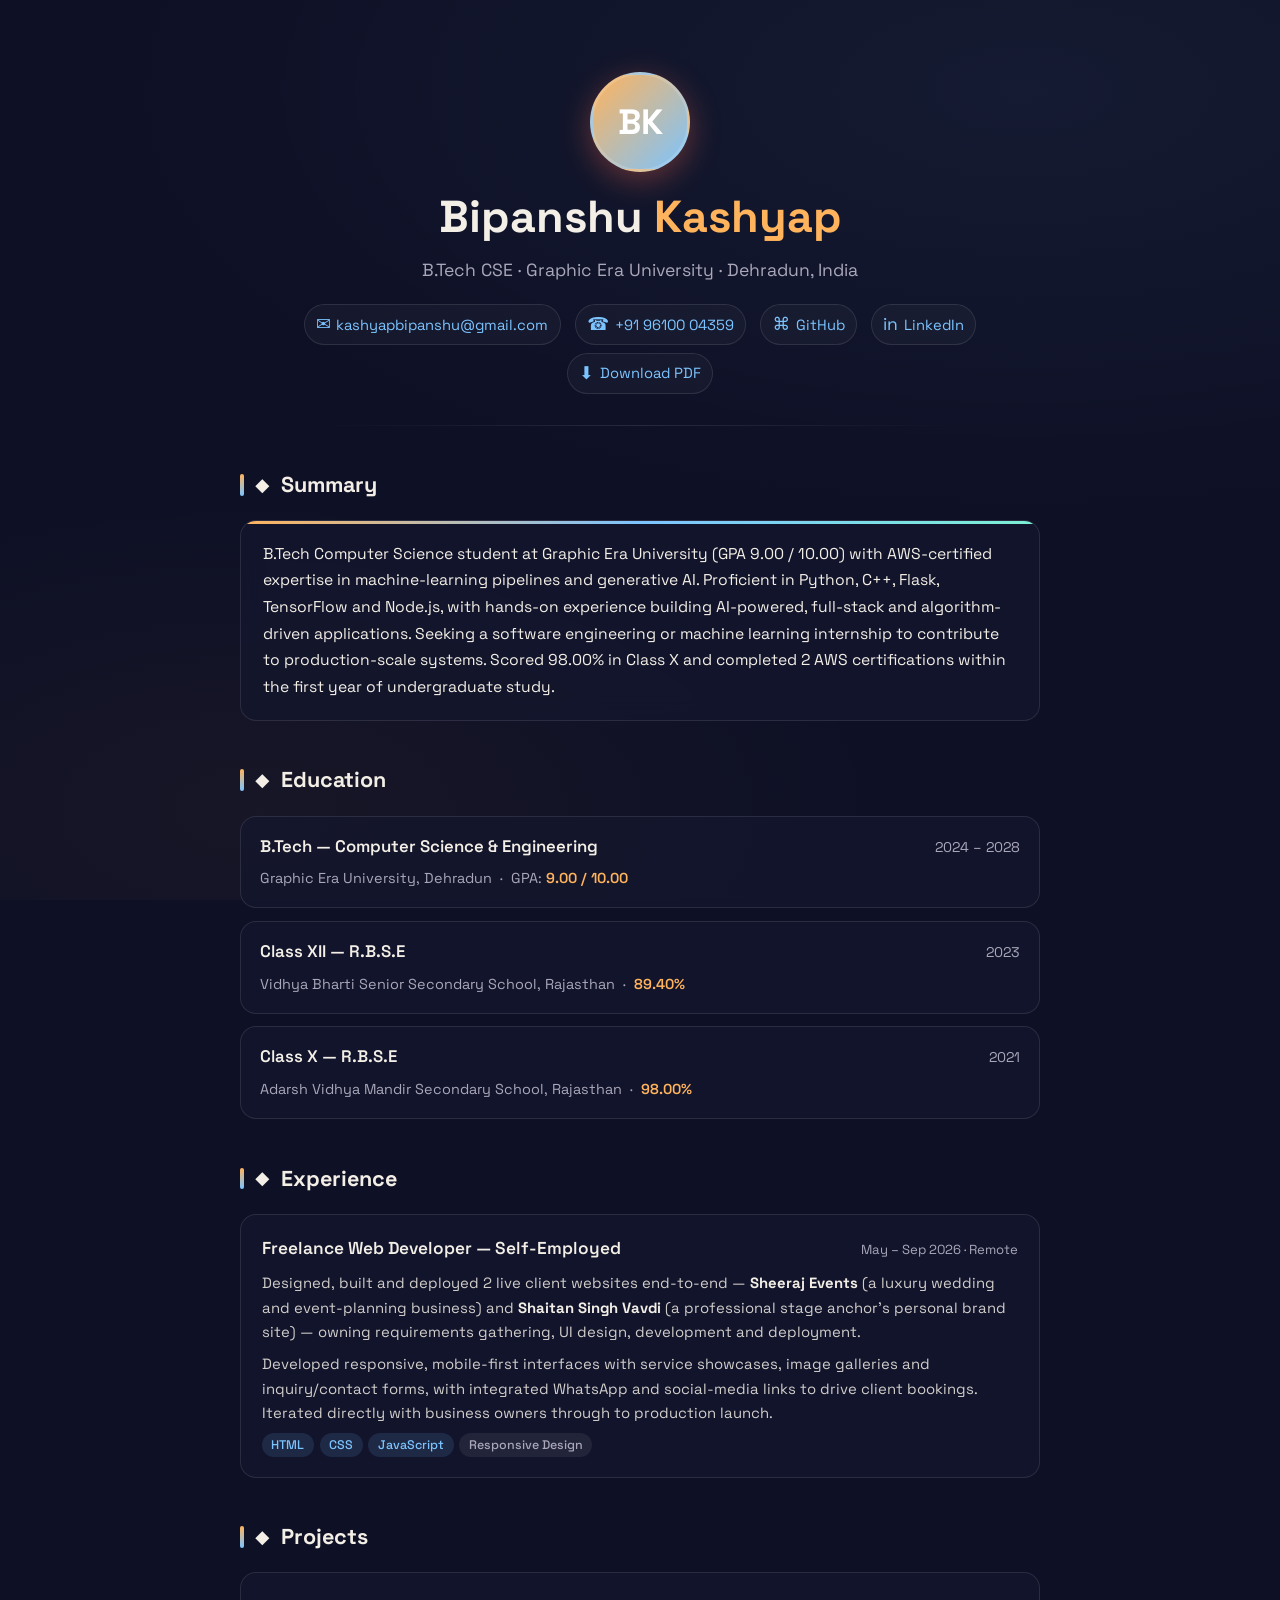
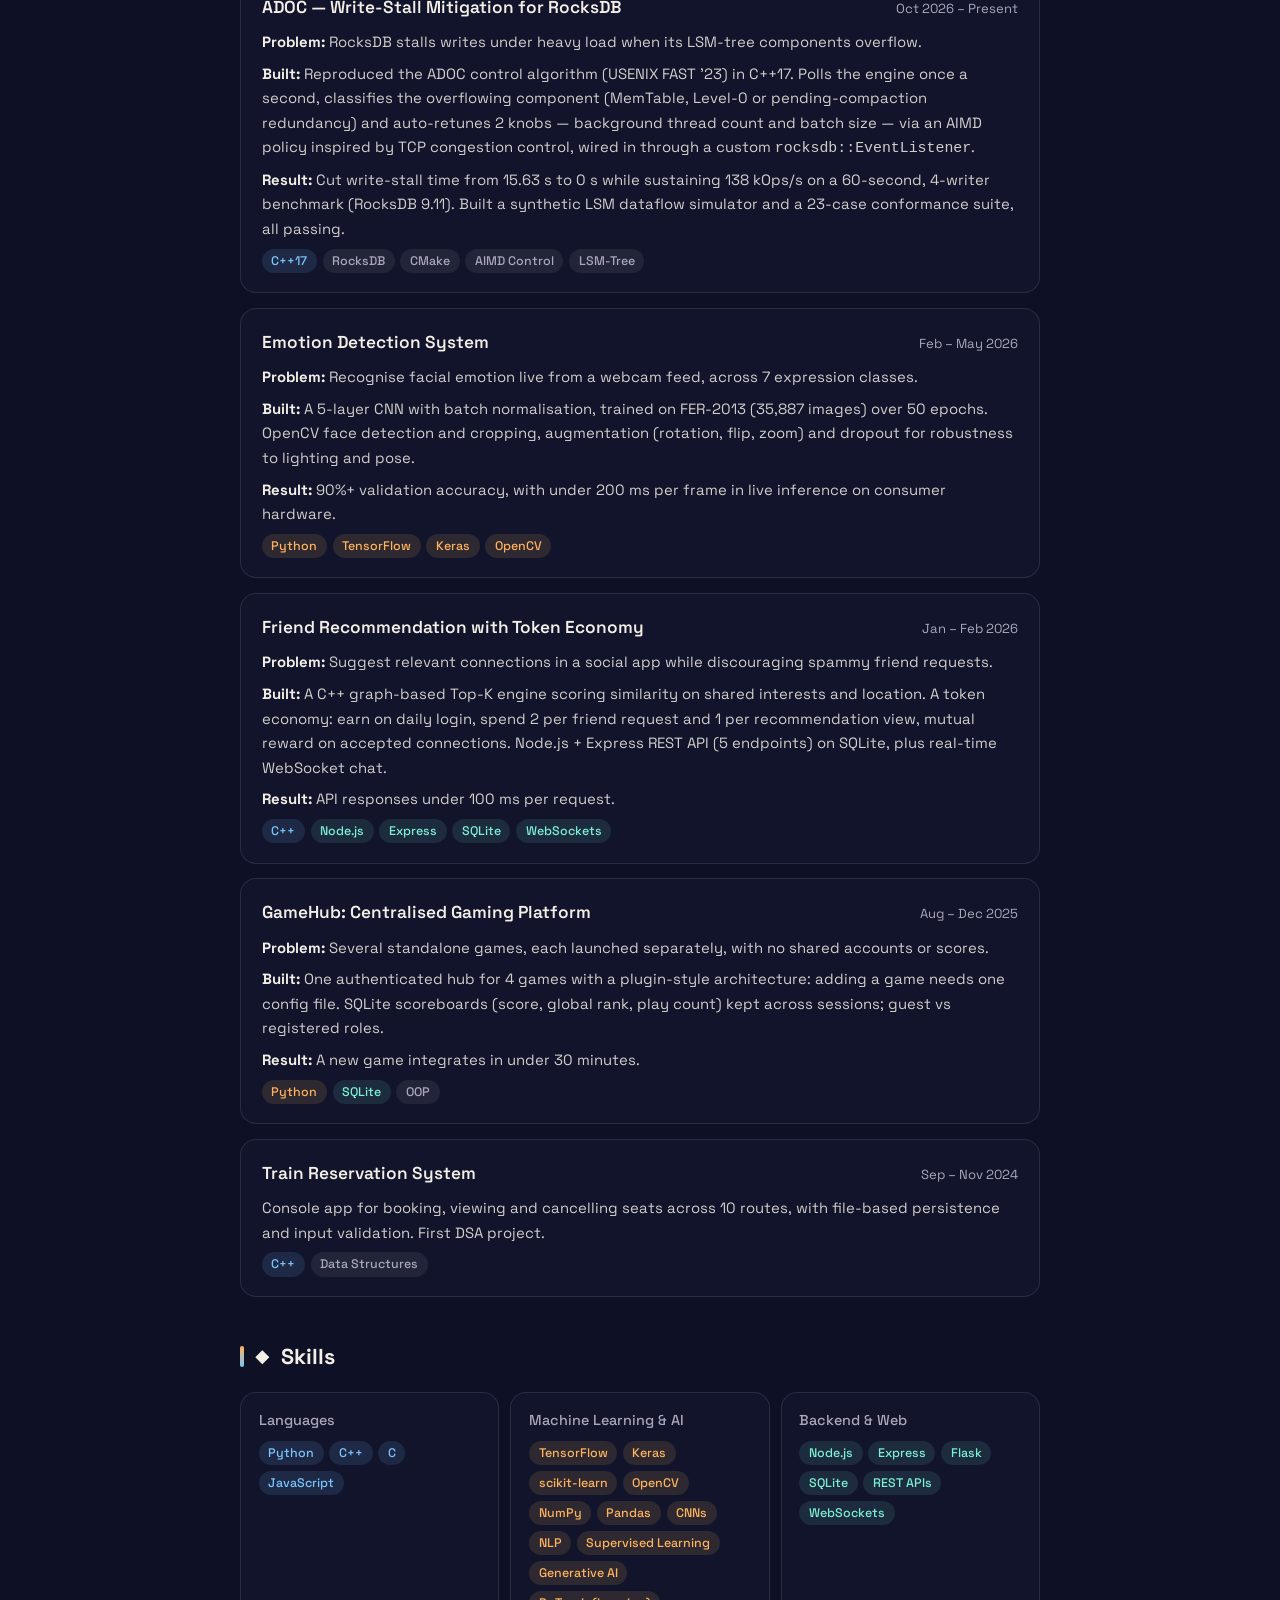
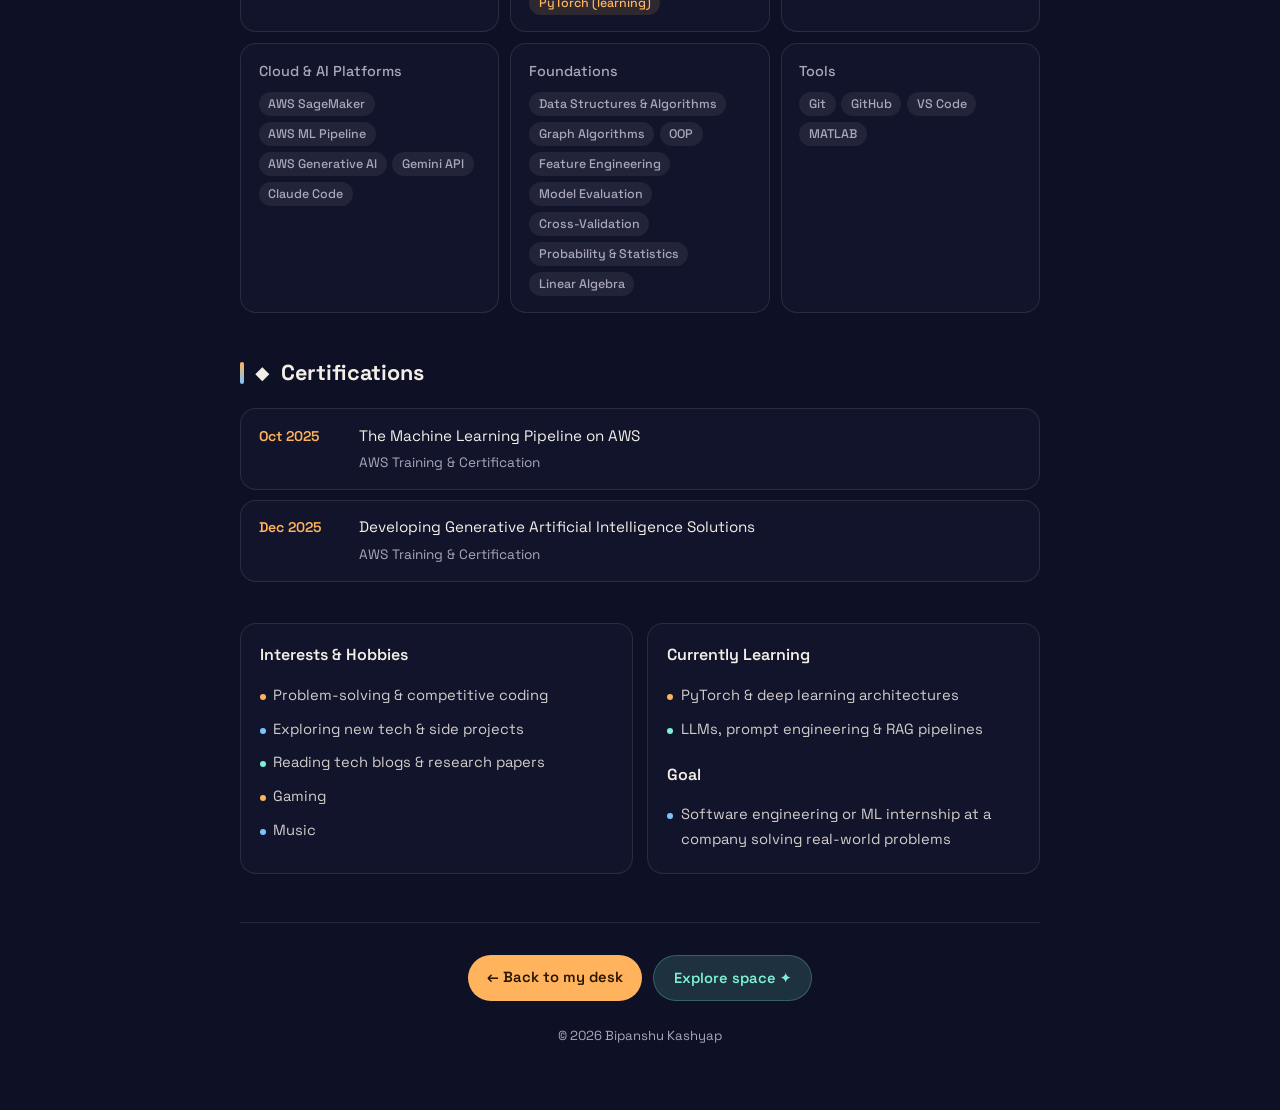
<file: resume.html>
<!doctype html>
<html lang="en">
<head>
  <meta charset="utf-8">
  <meta name="viewport" content="width=device-width, initial-scale=1">
  <title>Bipanshu Kashyap — Resume</title>
  <meta name="description" content="Resume of Bipanshu Kashyap: B.Tech CSE student at Graphic Era University specialising in machine learning and full-stack development.">
  <link rel="icon" href="data:image/svg+xml,<svg xmlns='http://www.w3.org/2000/svg' viewBox='0 0 32 32'><rect x='3' y='7' width='26' height='16' rx='2' fill='%23ffb35c'/><rect x='1' y='24' width='30' height='3' rx='1' fill='%23f3efe6'/></svg>">
  <link rel="preconnect" href="https://fonts.googleapis.com">
  <link rel="preconnect" href="https://fonts.gstatic.com" crossorigin>
  <link href="https://fonts.googleapis.com/css2?family=Space+Grotesk:wght@400;500;600;700&display=swap" rel="stylesheet">
  <style>
    /* ============================================================
       Tokens — same palette as the portfolio
       ============================================================ */
    :root {
      --bg:       #0e1025;
      --bg-card:  rgba(20, 23, 46, 0.72);
      --ink:      #f3efe6;
      --muted:    #aaa7ba;
      --accent:   #ffb35c;
      --accent-2: #7cc4ff;
      --accent-3: #7cf0d4;
      --line:     rgba(255, 255, 255, 0.10);
      --line-br:  rgba(255, 255, 255, 0.06);
      --radius:   16px;
    }

    /* ============================================================
       Reset + body
       ============================================================ */
    *, *::before, *::after { box-sizing: border-box; margin: 0; padding: 0; }

    html { scroll-behavior: smooth; }

    body {
      background: var(--bg);
      background-image:
        radial-gradient(ellipse 120% 80% at 80% 10%, rgba(124,196,255,.06) 0%, transparent 60%),
        radial-gradient(ellipse 100% 70% at 20% 90%, rgba(255,179,92,.04) 0%, transparent 50%);
      background-attachment: fixed;
      color: var(--ink);
      font: 400 1rem/1.65 "Space Grotesk", system-ui, sans-serif;
      -webkit-font-smoothing: antialiased;
    }

    /* ============================================================
       Layout
       ============================================================ */
    .page {
      max-width: 880px;
      margin: 0 auto;
      padding: 2rem clamp(1.2rem, 4vw, 2.5rem) 4rem;
    }

    /* ============================================================
       Header / hero
       ============================================================ */
    .hero {
      text-align: center;
      padding: 2.5rem 1rem 2rem;
      position: relative;
      margin-bottom: 2rem;
    }
    .hero::after {
      content: "";
      position: absolute;
      bottom: 0; left: 10%; right: 10%;
      height: 1px;
      background: linear-gradient(90deg, transparent, var(--line), transparent);
    }

    .avatar {
      width: 100px;
      height: 100px;
      border-radius: 50%;
      background: linear-gradient(135deg, var(--accent), var(--accent-2));
      display: flex;
      align-items: center;
      justify-content: center;
      font-size: 2.2rem;
      font-weight: 700;
      color: #fff;
      margin: 0 auto 1.2rem;
      box-shadow: 0 8px 30px rgba(255,107,74,0.35);
      border: 3px solid rgba(255,255,255,0.15);
      animation: float 4s ease-in-out infinite;
    }

    @keyframes float {
      0%, 100% { transform: translateY(0); }
      50% { transform: translateY(-8px); }
    }

    .hero h1 {
      font-size: clamp(2rem, 5vw, 2.8rem);
      font-weight: 700;
      line-height: 1.15;
      margin-bottom: .3em;
    }
    .hero h1 span { color: var(--accent); }

    .hero .tagline {
      font-size: 1.1rem;
      color: var(--muted);
      max-width: 540px;
      margin: 0 auto .8rem;
    }

    .contact-row {
      display: flex;
      flex-wrap: wrap;
      justify-content: center;
      gap: .5rem .9rem;
      margin-top: 1.2rem;
    }
    .contact-row a {
      display: inline-flex; align-items: center; gap: .35rem;
      color: var(--accent-2);
      text-decoration: none;
      font-size: .92rem;
      padding: .3rem .7rem;
      border-radius: 999px;
      border: 1px solid var(--line);
      background: rgba(255,255,255,.03);
      transition: border-color .25s, background .25s, transform .25s;
    }
    .contact-row a:hover {
      border-color: var(--accent-2);
      background: rgba(124,196,255,.08);
      transform: translateY(-1px);
    }
    .contact-row .icon { font-size: 1.1rem; }

    /* ============================================================
       Section titles
       ============================================================ */
    .section-title {
      display: flex;
      align-items: center;
      gap: .7rem;
      font-size: 1.35rem;
      font-weight: 700;
      margin: 2.6rem 0 1.1rem;
      color: var(--ink);
    }
    .section-title::before {
      content: "";
      width: 4px; height: 1.35rem;
      border-radius: 2px;
      background: linear-gradient(180deg, var(--accent), var(--accent-2));
      flex: none;
    }
    .section-title .emoji { font-size: 1.15rem; }

    /* ============================================================
       Summary card
       ============================================================ */
    .summary {
      padding: 1.2rem 1.4rem;
      border-radius: var(--radius);
      background: var(--bg-card);
      border: 1px solid var(--line);
      backdrop-filter: blur(10px);
      color: var(--ink);
      font-size: .98rem;
      line-height: 1.7;
      position: relative;
      overflow: hidden;
    }
    .summary::before {
      content: "";
      position: absolute;
      top: 0; left: 0; right: 0;
      height: 3px;
      background: linear-gradient(90deg, var(--accent), var(--accent-2), var(--accent-3));
    }

    /* ============================================================
       Education
       ============================================================ */
    .edu-grid {
      display: grid;
      gap: .8rem;
    }
    .edu-card {
      display: flex;
      justify-content: space-between;
      align-items: baseline;
      flex-wrap: wrap;
      gap: .3rem 1.2rem;
      padding: 1rem 1.2rem;
      border-radius: var(--radius);
      background: var(--bg-card);
      border: 1px solid var(--line);
    }
    .edu-card h3 {
      font-size: 1.05rem;
      font-weight: 600;
      margin: 0;
    }
    .edu-card .meta {
      color: var(--muted);
      font-size: .88rem;
    }
    .edu-card .detail {
      width: 100%;
      color: var(--muted);
      font-size: .9rem;
      margin-top: .15rem;
    }
    .edu-card .highlight {
      color: var(--accent);
      font-weight: 600;
    }

    /* ============================================================
       Projects
       ============================================================ */
    .project-grid {
      display: grid;
      gap: .9rem;
    }
    .project-card {
      padding: 1.2rem 1.3rem;
      border-radius: var(--radius);
      background: var(--bg-card);
      border: 1px solid var(--line);
      transition: border-color .3s, transform .3s;
    }
    .project-card:hover {
      border-color: rgba(255,179,92,.3);
      transform: translateY(-2px);
    }
    .project-card header {
      display: flex;
      justify-content: space-between;
      align-items: baseline;
      flex-wrap: wrap;
      gap: .2rem .8rem;
      margin-bottom: .55rem;
    }
    .project-card h3 {
      font-size: 1.08rem;
      font-weight: 600;
      margin: 0;
    }
    .project-card .date {
      color: var(--muted);
      font-size: .82rem;
    }
    .project-card p {
      font-size: .93rem;
      margin-bottom: .45rem;
      color: rgba(243,239,230,.85);
    }
    .project-card p strong {
      color: var(--ink);
    }

    /* ============================================================
       Tags
       ============================================================ */
    .tags {
      display: flex;
      flex-wrap: wrap;
      gap: .35rem;
      margin-top: .4rem;
    }
    .tags span {
      padding: .12rem .6rem;
      border-radius: 999px;
      font-size: .78rem;
      font-weight: 500;
    }
    .tags .lang    { background: rgba(124,196,255,.12); color: var(--accent-2); }
    .tags .ml      { background: rgba(255,179,92,.12);  color: var(--accent); }
    .tags .backend { background: rgba(124,240,212,.10); color: var(--accent-3); }
    .tags .tool    { background: rgba(255,255,255,.07); color: var(--muted); }

    /* ============================================================
       Skills
       ============================================================ */
    .skill-grid {
      display: grid;
      grid-template-columns: repeat(auto-fit, minmax(220px, 1fr));
      gap: .7rem;
    }
    .skill-card {
      padding: 1rem 1.1rem;
      border-radius: var(--radius);
      background: var(--bg-card);
      border: 1px solid var(--line);
    }
    .skill-card h3 {
      font-size: .9rem;
      font-weight: 500;
      color: var(--muted);
      margin-bottom: .5rem;
    }

    /* ============================================================
       Certifications
       ============================================================ */
    .cert-list {
      display: grid;
      gap: .6rem;
    }
    .cert-item {
      display: flex;
      align-items: baseline;
      gap: .8rem;
      padding: .85rem 1.1rem;
      border-radius: var(--radius);
      background: var(--bg-card);
      border: 1px solid var(--line);
    }
    .cert-item .cert-date {
      color: var(--accent);
      font-weight: 600;
      font-size: .88rem;
      white-space: nowrap;
      min-width: 5.5rem;
    }
    .cert-item .cert-name {
      font-size: .95rem;
    }
    .cert-item .cert-org {
      color: var(--muted);
      font-size: .85rem;
    }

    /* ============================================================
       Two-column row (Hobbies + Goals)
       ============================================================ */
    .two-col {
      display: grid;
      grid-template-columns: 1fr 1fr;
      gap: .9rem;
    }
    @media (max-width: 600px) {
      .two-col { grid-template-columns: 1fr; }
    }
    .info-card {
      padding: 1.1rem 1.2rem;
      border-radius: var(--radius);
      background: var(--bg-card);
      border: 1px solid var(--line);
    }
    .info-card h3 {
      font-size: 1rem;
      font-weight: 600;
      margin-bottom: .6rem;
    }
    .info-card ul {
      list-style: none;
      padding: 0;
    }
    .info-card li {
      padding: .3rem 0;
      font-size: .92rem;
      color: rgba(243,239,230,.85);
      display: flex;
      align-items: baseline;
      gap: .45rem;
    }
    .info-card li .dot {
      width: 6px; height: 6px;
      border-radius: 50%;
      flex: none;
      margin-top: .45rem;
    }
    .info-card li .dot.orange { background: var(--accent); }
    .info-card li .dot.blue   { background: var(--accent-2); }
    .info-card li .dot.green  { background: var(--accent-3); }

    /* ============================================================
       Back link + footer
       ============================================================ */
    .back-bar {
      display: flex;
      justify-content: center;
      gap: .7rem;
      margin-top: 3rem;
      padding-top: 2rem;
      border-top: 1px solid var(--line);
    }
    .back-bar a {
      display: inline-block;
      padding: .6rem 1.2rem;
      border-radius: 999px;
      text-decoration: none;
      font-size: .92rem;
      font-weight: 600;
      transition: transform .2s, background .2s;
    }
    .back-bar a:hover { transform: translateY(-2px); }
    .back-bar .desk {
      background: var(--accent);
      color: #2a1600;
    }
    .back-bar .space {
      background: rgba(124,240,212,.15);
      color: var(--accent-3);
      border: 1px solid rgba(124,240,212,.25);
    }

    .footer {
      text-align: center;
      color: var(--muted);
      font-size: .82rem;
      margin-top: 1.5rem;
    }

    /* ============================================================
       Print styles — clean, ink-friendly
       ============================================================ */
    @media print {
      :root {
        --bg: #fff;
        --bg-card: #f8f8f8;
        --ink: #1a1a1a;
        --muted: #666;
        --accent: #b87a2a;
        --accent-2: #3a6fa0;
        --accent-3: #2a8a6a;
        --line: rgba(0,0,0,.1);
      }
      body { background: #fff; font-size: 10pt; }
      .page { padding: 0; max-width: 100%; }
      .hero { padding: 1.5rem 0 1rem; }
      .avatar { display: none; }
      .contact-row a { border: 0; padding: .1rem .3rem; color: var(--accent-2); }
      .section-title { margin: 1.5rem 0 .6rem; font-size: 1.15rem; }
      .project-card:hover, .contact-row a:hover, .back-bar a:hover { transform: none; }
      .back-bar { display: none; }
      @page { margin: 1.5cm; }
    }

    @media (prefers-reduced-motion: reduce) {
      .avatar { animation: none; }
      .project-card, .contact-row a, .back-bar a { transition: none; }
    }
  </style>
</head>
<body>
  <div class="page">

    <!-- ====== HERO ====== -->
    <div class="hero">
      <div class="avatar" aria-hidden="true">BK</div>
      <h1>Bipanshu <span>Kashyap</span></h1>
      <p class="tagline">B.Tech CSE · Graphic Era University · Dehradun, India</p>
      <div class="contact-row">
        <a href="mailto:kashyapbipanshu@gmail.com"><span class="icon">✉</span> kashyapbipanshu@gmail.com</a>
        <a href="tel:+919610004359"><span class="icon">☎</span> +91 96100 04359</a>
        <a href="https://github.com/bipanshu1001" target="_blank" rel="noopener"><span class="icon">⌘</span> GitHub</a>
        <a href="https://www.linkedin.com/in/bipanshu-kashyap-925785321" target="_blank" rel="noopener"><span class="icon">in</span> LinkedIn</a>
        <a href="Bipanshu_Kashyap_Resume.pdf" download><span class="icon">⬇</span> Download PDF</a>
      </div>
    </div>

    <!-- ====== SUMMARY ====== -->
    <h2 class="section-title"><span class="emoji">◆</span> Summary</h2>
    <div class="summary">
      B.Tech Computer Science student at Graphic Era University (GPA 9.00 / 10.00) with AWS-certified expertise in machine-learning pipelines and generative AI. Proficient in Python, C++, Flask, TensorFlow and Node.js, with hands-on experience building AI-powered, full-stack and algorithm-driven applications. Seeking a software engineering or machine learning internship to contribute to production-scale systems. Scored 98.00% in Class X and completed 2 AWS certifications within the first year of undergraduate study.
    </div>

    <!-- ====== EDUCATION ====== -->
    <h2 class="section-title"><span class="emoji">◆</span> Education</h2>
    <div class="edu-grid">
      <div class="edu-card">
        <h3>B.Tech — Computer Science & Engineering</h3>
        <span class="meta">2024 – 2028</span>
        <p class="detail">Graphic Era University, Dehradun &nbsp;·&nbsp; GPA: <span class="highlight">9.00 / 10.00</span></p>
      </div>
      <div class="edu-card">
        <h3>Class XII — R.B.S.E</h3>
        <span class="meta">2023</span>
        <p class="detail">Vidhya Bharti Senior Secondary School, Rajasthan &nbsp;·&nbsp; <span class="highlight">89.40%</span></p>
      </div>
      <div class="edu-card">
        <h3>Class X — R.B.S.E</h3>
        <span class="meta">2021</span>
        <p class="detail">Adarsh Vidhya Mandir Secondary School, Rajasthan &nbsp;·&nbsp; <span class="highlight">98.00%</span></p>
      </div>
    </div>

    <!-- ====== EXPERIENCE ====== -->
    <h2 class="section-title"><span class="emoji">◆</span> Experience</h2>
    <div class="project-grid">
      <div class="project-card">
        <header>
          <h3>Freelance Web Developer — Self-Employed</h3>
          <span class="date">May – Sep 2026 · Remote</span>
        </header>
        <p>Designed, built and deployed 2 live client websites end-to-end — <strong>Sheeraj Events</strong> (a luxury wedding and event-planning business) and <strong>Shaitan Singh Vavdi</strong> (a professional stage anchor's personal brand site) — owning requirements gathering, UI design, development and deployment.</p>
        <p>Developed responsive, mobile-first interfaces with service showcases, image galleries and inquiry/contact forms, with integrated WhatsApp and social-media links to drive client bookings. Iterated directly with business owners through to production launch.</p>
        <div class="tags">
          <span class="lang">HTML</span>
          <span class="lang">CSS</span>
          <span class="lang">JavaScript</span>
          <span class="tool">Responsive Design</span>
        </div>
      </div>
    </div>

    <!-- ====== PROJECTS ====== -->
    <h2 class="section-title"><span class="emoji">◆</span> Projects</h2>
    <div class="project-grid">

      <div class="project-card">
        <header>
          <h3>ADOC — Write-Stall Mitigation for RocksDB</h3>
          <span class="date">Oct 2026 – Present</span>
        </header>
        <p><strong>Problem:</strong> RocksDB stalls writes under heavy load when its LSM-tree components overflow.</p>
        <p><strong>Built:</strong> Reproduced the ADOC control algorithm (USENIX FAST '23) in C++17. Polls the engine once a second, classifies the overflowing component (MemTable, Level-0 or pending-compaction redundancy) and auto-retunes 2 knobs — background thread count and batch size — via an AIMD policy inspired by TCP congestion control, wired in through a custom <code>rocksdb::EventListener</code>.</p>
        <p><strong>Result:</strong> Cut write-stall time from 15.63 s to 0 s while sustaining 138 kOps/s on a 60-second, 4-writer benchmark (RocksDB 9.11). Built a synthetic LSM dataflow simulator and a 23-case conformance suite, all passing.</p>
        <div class="tags">
          <span class="lang">C++17</span>
          <span class="tool">RocksDB</span>
          <span class="tool">CMake</span>
          <span class="tool">AIMD Control</span>
          <span class="tool">LSM-Tree</span>
        </div>
      </div>

      <div class="project-card">
        <header>
          <h3>Emotion Detection System</h3>
          <span class="date">Feb – May 2026</span>
        </header>
        <p><strong>Problem:</strong> Recognise facial emotion live from a webcam feed, across 7 expression classes.</p>
        <p><strong>Built:</strong> A 5-layer CNN with batch normalisation, trained on FER-2013 (35,887 images) over 50 epochs. OpenCV face detection and cropping, augmentation (rotation, flip, zoom) and dropout for robustness to lighting and pose.</p>
        <p><strong>Result:</strong> 90%+ validation accuracy, with under 200 ms per frame in live inference on consumer hardware.</p>
        <div class="tags">
          <span class="ml">Python</span>
          <span class="ml">TensorFlow</span>
          <span class="ml">Keras</span>
          <span class="ml">OpenCV</span>
        </div>
      </div>

      <div class="project-card">
        <header>
          <h3>Friend Recommendation with Token Economy</h3>
          <span class="date">Jan – Feb 2026</span>
        </header>
        <p><strong>Problem:</strong> Suggest relevant connections in a social app while discouraging spammy friend requests.</p>
        <p><strong>Built:</strong> A C++ graph-based Top-K engine scoring similarity on shared interests and location. A token economy: earn on daily login, spend 2 per friend request and 1 per recommendation view, mutual reward on accepted connections. Node.js + Express REST API (5 endpoints) on SQLite, plus real-time WebSocket chat.</p>
        <p><strong>Result:</strong> API responses under 100 ms per request.</p>
        <div class="tags">
          <span class="lang">C++</span>
          <span class="backend">Node.js</span>
          <span class="backend">Express</span>
          <span class="backend">SQLite</span>
          <span class="backend">WebSockets</span>
        </div>
      </div>

      <div class="project-card">
        <header>
          <h3>GameHub: Centralised Gaming Platform</h3>
          <span class="date">Aug – Dec 2025</span>
        </header>
        <p><strong>Problem:</strong> Several standalone games, each launched separately, with no shared accounts or scores.</p>
        <p><strong>Built:</strong> One authenticated hub for 4 games with a plugin-style architecture: adding a game needs one config file. SQLite scoreboards (score, global rank, play count) kept across sessions; guest vs registered roles.</p>
        <p><strong>Result:</strong> A new game integrates in under 30 minutes.</p>
        <div class="tags">
          <span class="ml">Python</span>
          <span class="backend">SQLite</span>
          <span class="tool">OOP</span>
        </div>
      </div>

      <div class="project-card">
        <header>
          <h3>Train Reservation System</h3>
          <span class="date">Sep – Nov 2024</span>
        </header>
        <p>Console app for booking, viewing and cancelling seats across 10 routes, with file-based persistence and input validation. First DSA project.</p>
        <div class="tags">
          <span class="lang">C++</span>
          <span class="tool">Data Structures</span>
        </div>
      </div>

    </div>

    <!-- ====== SKILLS ====== -->
    <h2 class="section-title"><span class="emoji">◆</span> Skills</h2>
    <div class="skill-grid">
      <div class="skill-card">
        <h3>Languages</h3>
        <div class="tags">
          <span class="lang">Python</span>
          <span class="lang">C++</span>
          <span class="lang">C</span>
          <span class="lang">JavaScript</span>
        </div>
      </div>
      <div class="skill-card">
        <h3>Machine Learning &amp; AI</h3>
        <div class="tags">
          <span class="ml">TensorFlow</span>
          <span class="ml">Keras</span>
          <span class="ml">scikit-learn</span>
          <span class="ml">OpenCV</span>
          <span class="ml">NumPy</span>
          <span class="ml">Pandas</span>
          <span class="ml">CNNs</span>
          <span class="ml">NLP</span>
          <span class="ml">Supervised Learning</span>
          <span class="ml">Generative AI</span>
          <span class="ml">PyTorch (learning)</span>
        </div>
      </div>
      <div class="skill-card">
        <h3>Backend & Web</h3>
        <div class="tags">
          <span class="backend">Node.js</span>
          <span class="backend">Express</span>
          <span class="backend">Flask</span>
          <span class="backend">SQLite</span>
          <span class="backend">REST APIs</span>
          <span class="backend">WebSockets</span>
        </div>
      </div>
      <div class="skill-card">
        <h3>Cloud & AI Platforms</h3>
        <div class="tags">
          <span class="tool">AWS SageMaker</span>
          <span class="tool">AWS ML Pipeline</span>
          <span class="tool">AWS Generative AI</span>
          <span class="tool">Gemini API</span>
          <span class="tool">Claude Code</span>
        </div>
      </div>
      <div class="skill-card">
        <h3>Foundations</h3>
        <div class="tags">
          <span class="tool">Data Structures & Algorithms</span>
          <span class="tool">Graph Algorithms</span>
          <span class="tool">OOP</span>
          <span class="tool">Feature Engineering</span>
          <span class="tool">Model Evaluation</span>
          <span class="tool">Cross-Validation</span>
          <span class="tool">Probability & Statistics</span>
          <span class="tool">Linear Algebra</span>
        </div>
      </div>
      <div class="skill-card">
        <h3>Tools</h3>
        <div class="tags">
          <span class="tool">Git</span>
          <span class="tool">GitHub</span>
          <span class="tool">VS Code</span>
          <span class="tool">MATLAB</span>
        </div>
      </div>
    </div>

    <!-- ====== CERTIFICATIONS ====== -->
    <h2 class="section-title"><span class="emoji">◆</span> Certifications</h2>
    <div class="cert-list">
      <div class="cert-item">
        <span class="cert-date">Oct 2025</span>
        <div>
          <span class="cert-name">The Machine Learning Pipeline on AWS</span><br>
          <span class="cert-org">AWS Training & Certification</span>
        </div>
      </div>
      <div class="cert-item">
        <span class="cert-date">Dec 2025</span>
        <div>
          <span class="cert-name">Developing Generative Artificial Intelligence Solutions</span><br>
          <span class="cert-org">AWS Training & Certification</span>
        </div>
      </div>
    </div>

    <!-- ====== HOBBIES + GOALS ====== -->
    <div class="two-col" style="margin-top: 2.6rem;">
      <div class="info-card">
        <h3>Interests & Hobbies</h3>
        <ul>
          <li><span class="dot orange" aria-hidden="true"></span> Problem-solving & competitive coding</li>
          <li><span class="dot blue" aria-hidden="true"></span> Exploring new tech & side projects</li>
          <li><span class="dot green" aria-hidden="true"></span> Reading tech blogs & research papers</li>
          <li><span class="dot orange" aria-hidden="true"></span> Gaming</li>
          <li><span class="dot blue" aria-hidden="true"></span> Music</li>
        </ul>
      </div>
      <div class="info-card">
        <h3>Currently Learning</h3>
        <ul>
          <li><span class="dot orange" aria-hidden="true"></span> PyTorch & deep learning architectures</li>
          <li><span class="dot green" aria-hidden="true"></span> LLMs, prompt engineering & RAG pipelines</li>
        </ul>
        <h3 style="margin-top: 1rem;">Goal</h3>
        <ul>
          <li><span class="dot blue" aria-hidden="true"></span> Software engineering or ML internship at a company solving real-world problems</li>
        </ul>
      </div>
    </div>

    <!-- ====== BACK LINKS ====== -->
    <div class="back-bar">
      <a class="desk" href="./">← Back to my desk</a>
      <a class="space" href="./space/">Explore space ✦</a>
    </div>

    <p class="footer">© <span id="year"></span> Bipanshu Kashyap</p>
  </div>

  <script>document.getElementById('year').textContent = new Date().getFullYear();</script>
</body>
</html>
</file>
